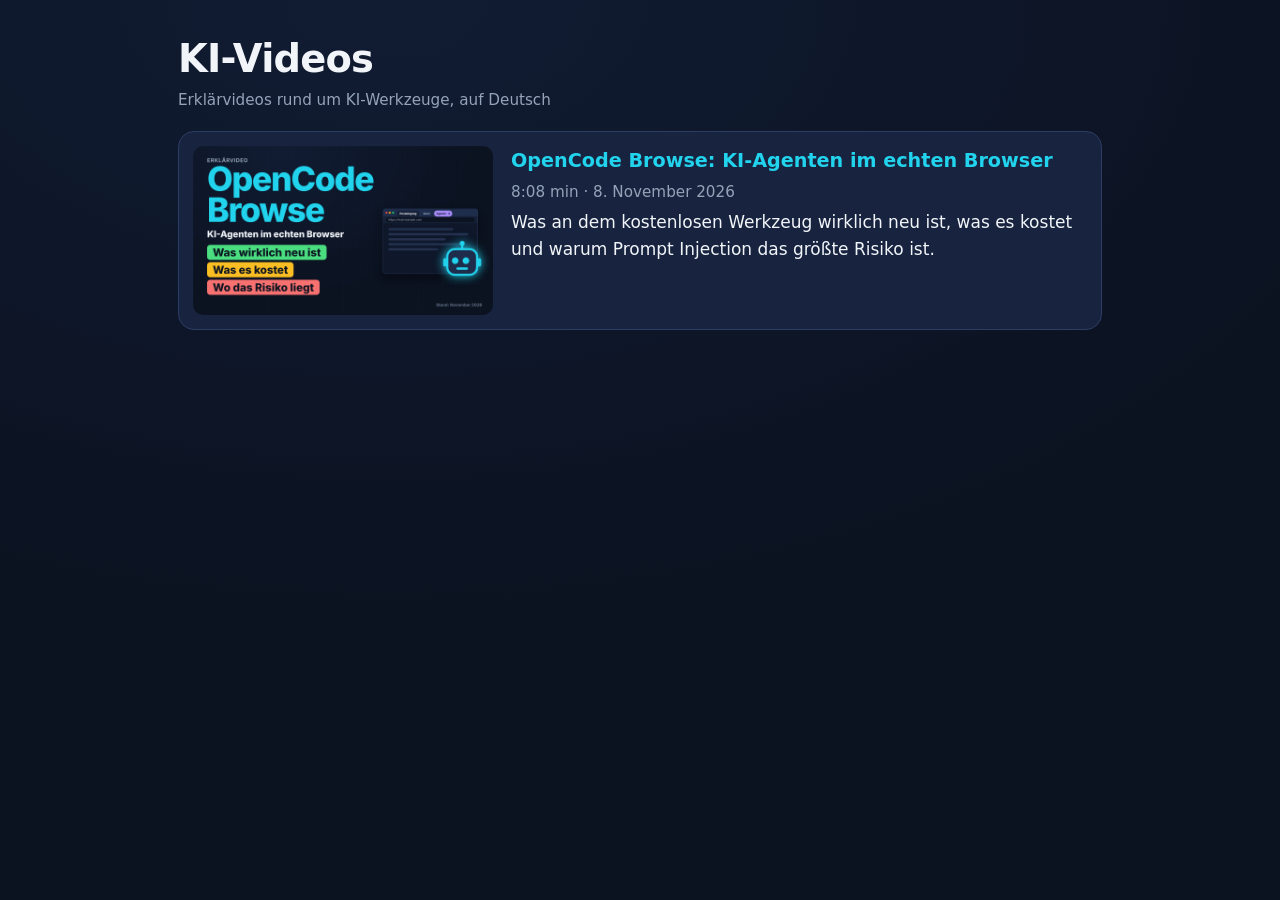
<file: index.html>
<!DOCTYPE html>
<html lang="de">
<head>
<meta charset="utf-8">
<meta name="viewport" content="width=device-width, initial-scale=1">
<title>KI-Videos</title>
<meta name="description" content="Erklärvideos rund um KI-Werkzeuge, auf Deutsch.">
<link rel="stylesheet" href="stil.css">
</head>
<body>
<main>
  <h1>KI-Videos</h1>
  <p class="meta">Erklärvideos rund um KI-Werkzeuge, auf Deutsch</p>

  <div class="liste">
    <a class="karte" href="opencode-browse/">
      <img src="opencode-browse/poster.jpg" alt="Titelbild: OpenCode Browse" loading="lazy">
      <div>
        <h2>OpenCode Browse: KI-Agenten im echten Browser</h2>
        <p class="meta">8:08 min · 8. November 2026</p>
        <p>Was an dem kostenlosen Werkzeug wirklich neu ist, was es kostet und warum Prompt Injection das größte Risiko ist.</p>
      </div>
    </a>
  </div>
</main>
</body>
</html>
</file>
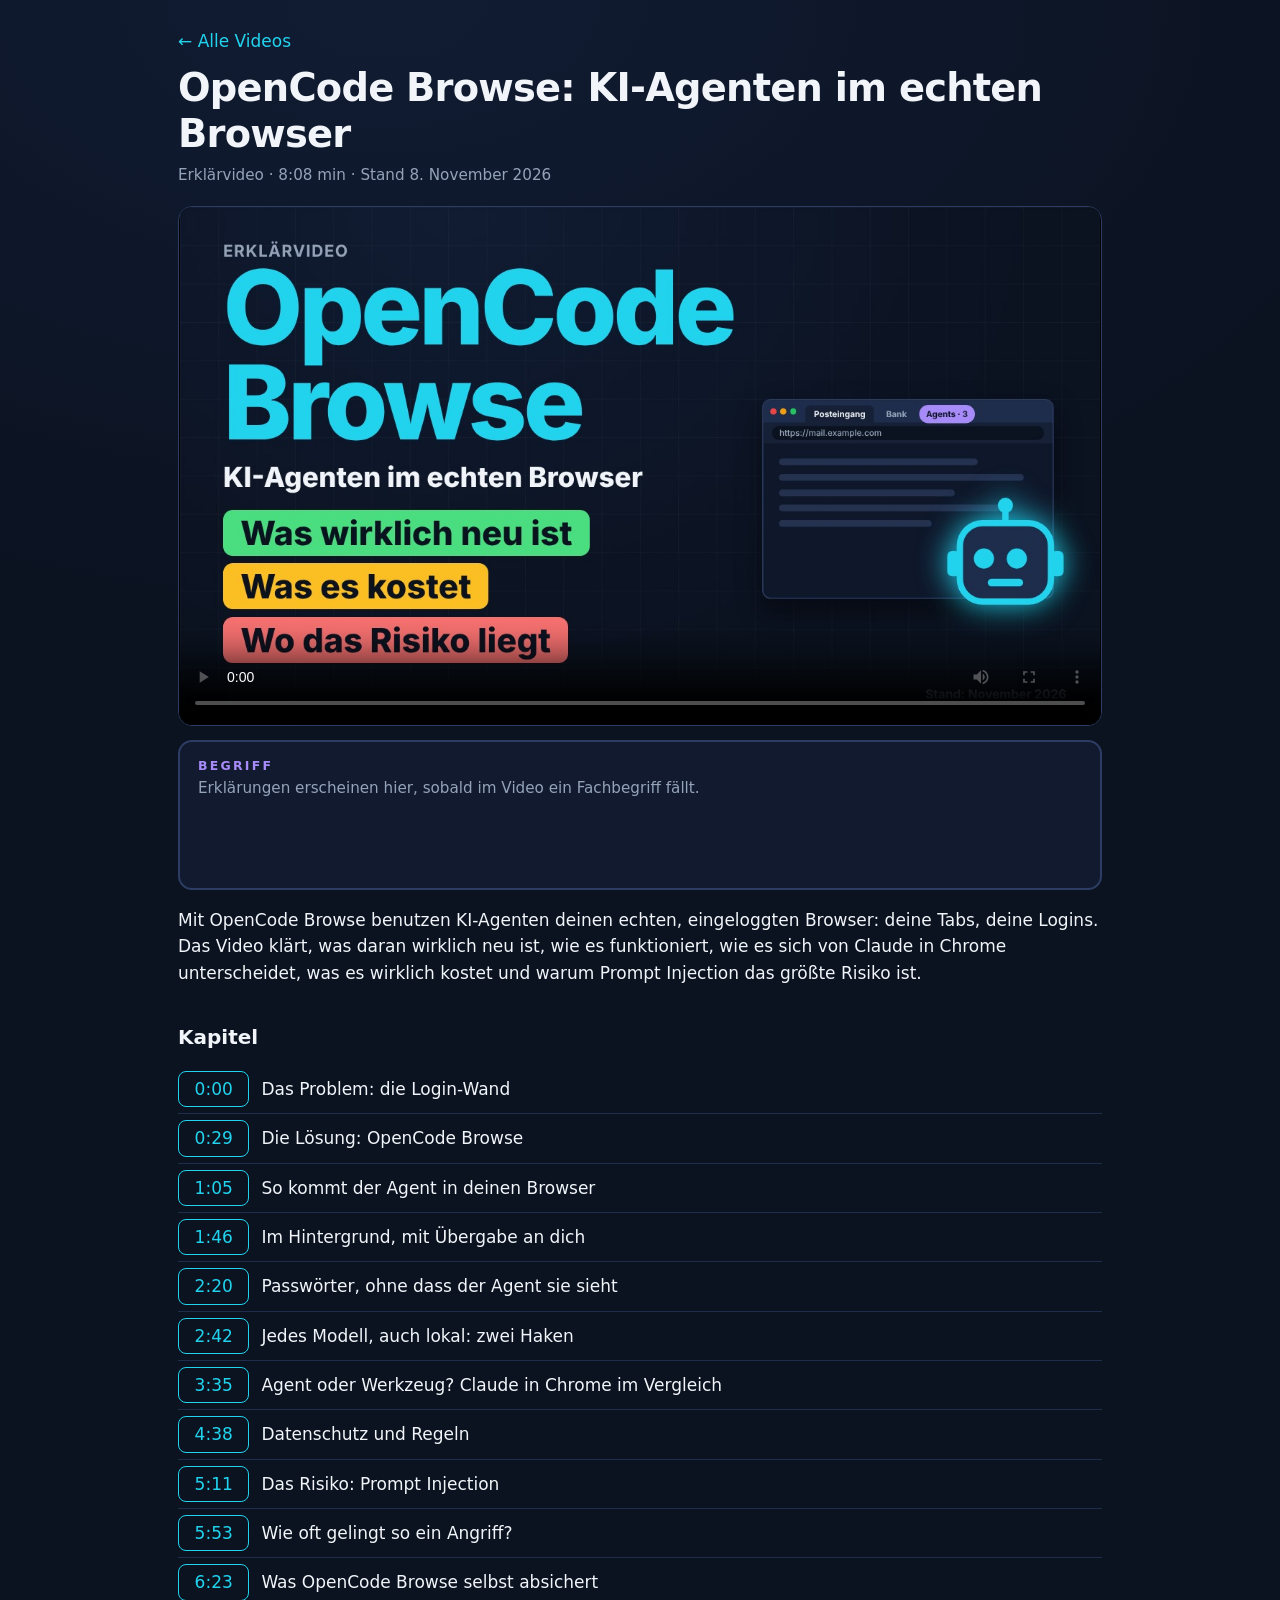
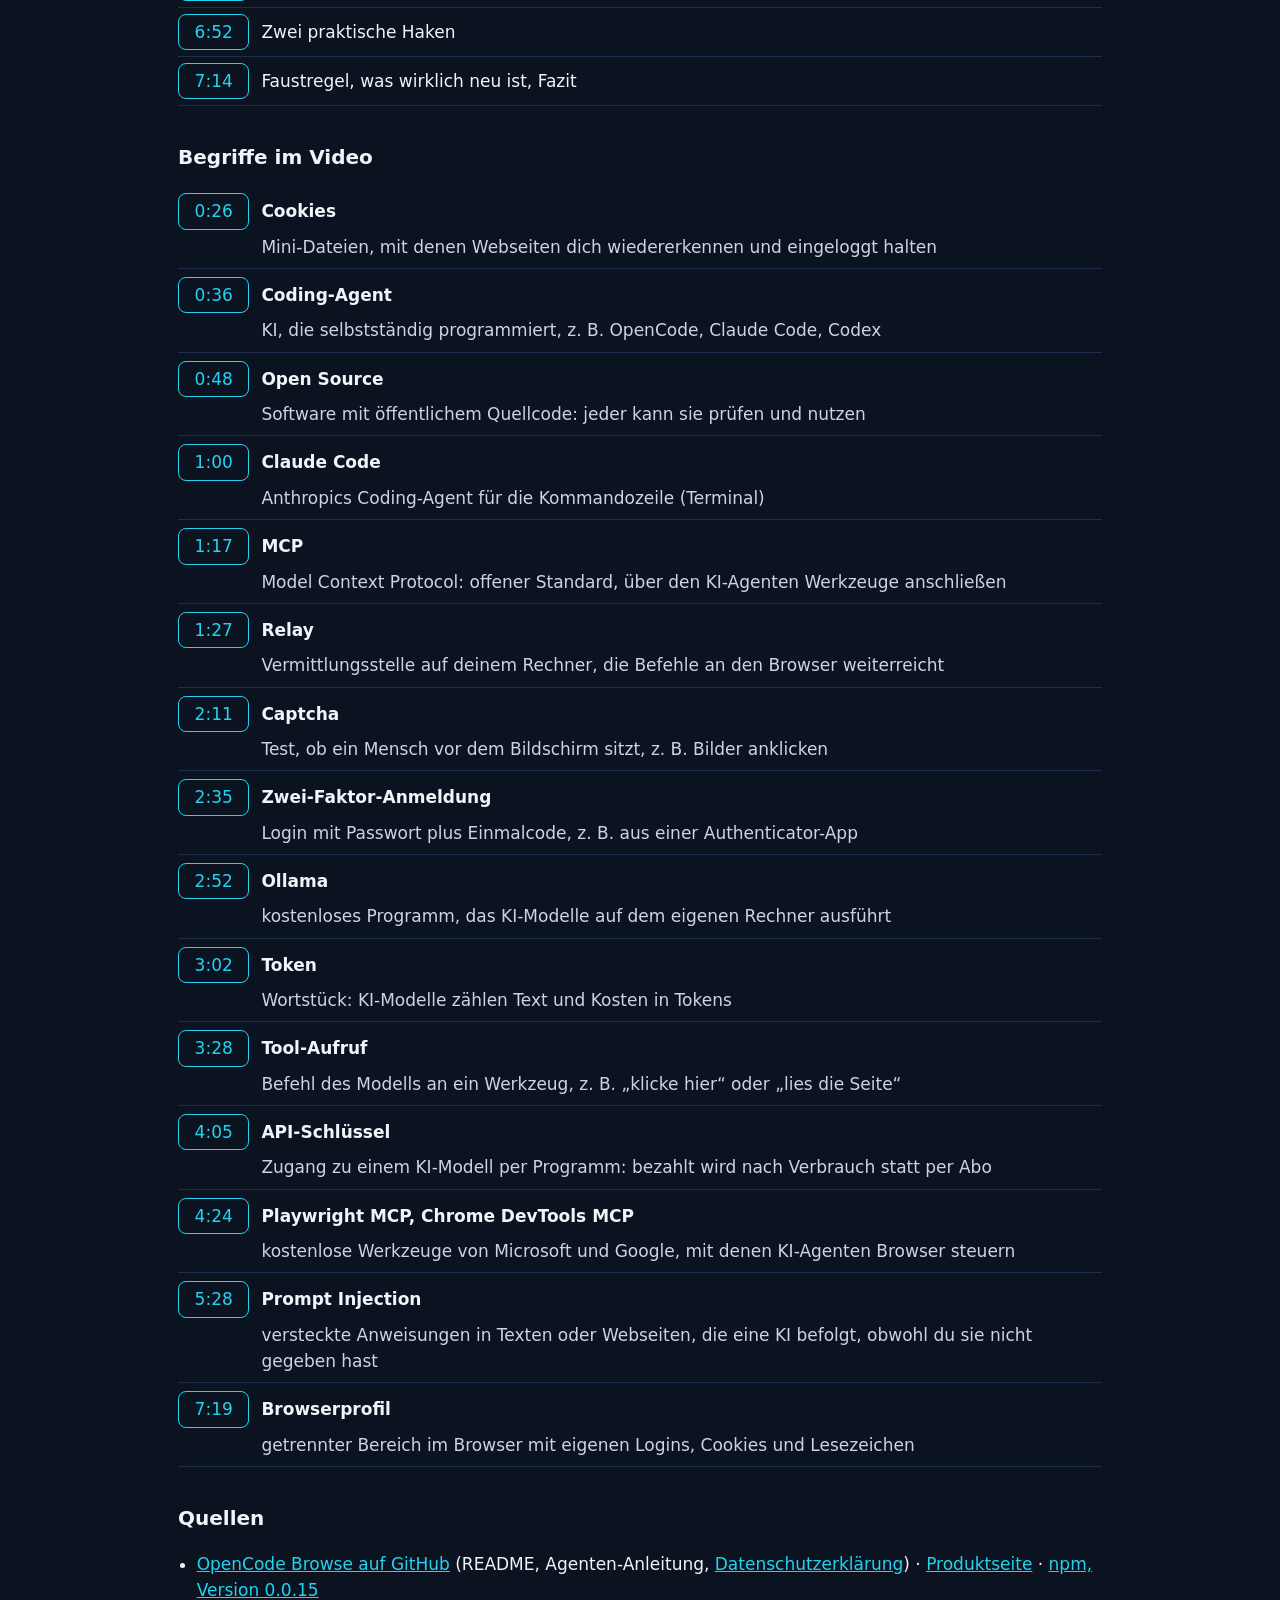
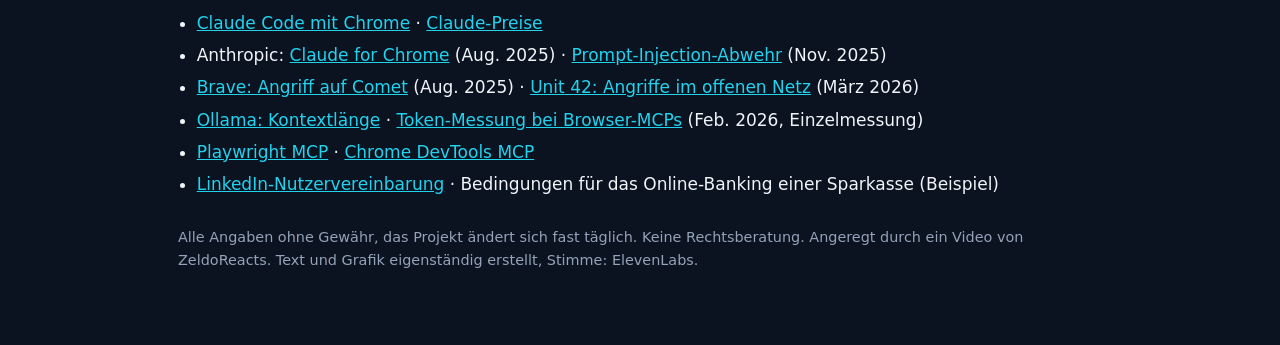
<file: opencode-browse/index.html>
<!DOCTYPE html>
<html lang="de">
<head>
<meta charset="utf-8">
<meta name="viewport" content="width=device-width, initial-scale=1">
<title>OpenCode Browse: KI-Agenten im echten Browser · KI-Videos</title>
<meta name="description" content="Erklärvideo (7 min): Was OpenCode Browse kann, wie es funktioniert, was es kostet und welche Risiken es gibt.">
<link rel="stylesheet" href="../stil.css">
</head>
<body>
<main>
  <p class="zurueck"><a href="../">← Alle Videos</a></p>
  <h1>OpenCode Browse: KI-Agenten im echten Browser</h1>
  <p class="meta">Erklärvideo · 8:08 min · Stand 8. November 2026</p>

  <video id="video" controls playsinline preload="metadata" poster="poster.jpg">
    <source src="video.mp4" type="video/mp4">
    <track kind="subtitles" srclang="de" label="Deutsch" src="untertitel.de.vtt">
    Dein Browser kann das Video nicht abspielen. <a href="video.mp4">Video herunterladen</a>.
  </video>

  <div id="begriff" class="begriff" aria-live="polite">
    <div class="begriff-kopf">Begriff</div>
    <div id="begriff-name" class="begriff-name">Erklärungen erscheinen hier, sobald im Video ein Fachbegriff fällt.</div>
    <div id="begriff-text" class="begriff-text"></div>
  </div>

  <p>Mit OpenCode Browse benutzen KI-Agenten deinen echten, eingeloggten Browser: deine Tabs, deine Logins.
  Das Video klärt, was daran wirklich neu ist, wie es funktioniert, wie es sich von Claude in Chrome unterscheidet,
  was es wirklich kostet und warum Prompt Injection das größte Risiko ist.</p>

  <h2>Kapitel</h2>
  <ol class="kapitel">
    <li><button data-t="0">0:00</button> Das Problem: die Login-Wand</li>
    <li><button data-t="29">0:29</button> Die Lösung: OpenCode Browse</li>
    <li><button data-t="65">1:05</button> So kommt der Agent in deinen Browser</li>
    <li><button data-t="106">1:46</button> Im Hintergrund, mit Übergabe an dich</li>
    <li><button data-t="140">2:20</button> Passwörter, ohne dass der Agent sie sieht</li>
    <li><button data-t="162">2:42</button> Jedes Modell, auch lokal: zwei Haken</li>
    <li><button data-t="215">3:35</button> Agent oder Werkzeug? Claude in Chrome im Vergleich</li>
    <li><button data-t="278">4:38</button> Datenschutz und Regeln</li>
    <li><button data-t="311">5:11</button> Das Risiko: Prompt Injection</li>
    <li><button data-t="353">5:53</button> Wie oft gelingt so ein Angriff?</li>
    <li><button data-t="383">6:23</button> Was OpenCode Browse selbst absichert</li>
    <li><button data-t="412">6:52</button> Zwei praktische Haken</li>
    <li><button data-t="434">7:14</button> Faustregel, was wirklich neu ist, Fazit</li>
  </ol>

  <h2>Begriffe im Video</h2>
  <dl class="begriffe">
    <div><dt><button data-t="26">0:26</button> Cookies</dt><dd>Mini-Dateien, mit denen Webseiten dich wiedererkennen und eingeloggt halten</dd></div>
    <div><dt><button data-t="36">0:36</button> Coding-Agent</dt><dd>KI, die selbstständig programmiert, z. B. OpenCode, Claude Code, Codex</dd></div>
    <div><dt><button data-t="48">0:48</button> Open Source</dt><dd>Software mit öffentlichem Quellcode: jeder kann sie prüfen und nutzen</dd></div>
    <div><dt><button data-t="60">1:00</button> Claude Code</dt><dd>Anthropics Coding-Agent für die Kommandozeile (Terminal)</dd></div>
    <div><dt><button data-t="77">1:17</button> MCP</dt><dd>Model Context Protocol: offener Standard, über den KI-Agenten Werkzeuge anschließen</dd></div>
    <div><dt><button data-t="87">1:27</button> Relay</dt><dd>Vermittlungsstelle auf deinem Rechner, die Befehle an den Browser weiterreicht</dd></div>
    <div><dt><button data-t="131">2:11</button> Captcha</dt><dd>Test, ob ein Mensch vor dem Bildschirm sitzt, z. B. Bilder anklicken</dd></div>
    <div><dt><button data-t="155">2:35</button> Zwei-Faktor-Anmeldung</dt><dd>Login mit Passwort plus Einmalcode, z. B. aus einer Authenticator-App</dd></div>
    <div><dt><button data-t="172">2:52</button> Ollama</dt><dd>kostenloses Programm, das KI-Modelle auf dem eigenen Rechner ausführt</dd></div>
    <div><dt><button data-t="182">3:02</button> Token</dt><dd>Wortstück: KI-Modelle zählen Text und Kosten in Tokens</dd></div>
    <div><dt><button data-t="208">3:28</button> Tool-Aufruf</dt><dd>Befehl des Modells an ein Werkzeug, z. B. „klicke hier“ oder „lies die Seite“</dd></div>
    <div><dt><button data-t="245">4:05</button> API-Schlüssel</dt><dd>Zugang zu einem KI-Modell per Programm: bezahlt wird nach Verbrauch statt per Abo</dd></div>
    <div><dt><button data-t="264">4:24</button> Playwright MCP, Chrome DevTools MCP</dt><dd>kostenlose Werkzeuge von Microsoft und Google, mit denen KI-Agenten Browser steuern</dd></div>
    <div><dt><button data-t="328">5:28</button> Prompt Injection</dt><dd>versteckte Anweisungen in Texten oder Webseiten, die eine KI befolgt, obwohl du sie nicht gegeben hast</dd></div>
    <div><dt><button data-t="439">7:19</button> Browserprofil</dt><dd>getrennter Bereich im Browser mit eigenen Logins, Cookies und Lesezeichen</dd></div>
  </dl>

  <h2>Quellen</h2>
  <ul class="quellen">
    <li><a href="https://github.com/anomalyco/browse">OpenCode Browse auf GitHub</a> (README, Agenten-Anleitung,
      <a href="https://github.com/anomalyco/browse/blob/main/store/privacy-policy.md">Datenschutzerklärung</a>) ·
      <a href="https://opencode.ai/product/browse">Produktseite</a> · <a href="https://www.npmjs.com/package/@opencode/browse">npm, Version 0.0.15</a></li>
    <li><a href="https://code.claude.com/docs/en/chrome">Claude Code mit Chrome</a> · <a href="https://claude.com/pricing">Claude-Preise</a></li>
    <li>Anthropic: <a href="https://www.anthropic.com/news/claude-for-chrome">Claude for Chrome</a> (Aug. 2025) ·
      <a href="https://www.anthropic.com/research/prompt-injection-defenses">Prompt-Injection-Abwehr</a> (Nov. 2025)</li>
    <li><a href="https://brave.com/blog/comet-prompt-injection/">Brave: Angriff auf Comet</a> (Aug. 2025) ·
      <a href="https://unit42.paloaltonetworks.com/ai-agent-prompt-injection/">Unit 42: Angriffe im offenen Netz</a> (März 2026)</li>
    <li><a href="https://docs.ollama.com/context-length">Ollama: Kontextlänge</a> ·
      <a href="https://dev.to/kuroko1t/how-accessibility-tree-formatting-affects-token-cost-in-browser-mcps-n2a">Token-Messung bei Browser-MCPs</a> (Feb. 2026, Einzelmessung)</li>
    <li><a href="https://github.com/microsoft/playwright-mcp">Playwright MCP</a> ·
      <a href="https://github.com/ChromeDevTools/chrome-devtools-mcp">Chrome DevTools MCP</a></li>
    <li><a href="https://www.linkedin.com/legal/user-agreement">LinkedIn-Nutzervereinbarung</a> · Bedingungen für das Online-Banking einer Sparkasse (Beispiel)</li>
  </ul>
  <p class="hinweis">Alle Angaben ohne Gewähr, das Projekt ändert sich fast täglich. Keine Rechtsberatung.
  Angeregt durch ein Video von ZeldoReacts. Text und Grafik eigenständig erstellt, Stimme: ElevenLabs.</p>
</main>
<script>
  const v = document.getElementById('video');
  const BEGRIFFE = [{"t": 26.67, "b": "Cookies", "e": "Mini-Dateien, mit denen Webseiten dich wiedererkennen und eingeloggt halten"}, {"t": 36.23, "b": "Coding-Agent", "e": "KI, die selbstständig programmiert, z. B. OpenCode, Claude Code, Codex"}, {"t": 48.87, "b": "Open Source", "e": "Software mit öffentlichem Quellcode: jeder kann sie prüfen und nutzen"}, {"t": 60.31, "b": "Claude Code", "e": "Anthropics Coding-Agent für die Kommandozeile (Terminal)"}, {"t": 77.61, "b": "MCP", "e": "Model Context Protocol: offener Standard, über den KI-Agenten Werkzeuge anschließen"}, {"t": 87.73, "b": "Relay", "e": "Vermittlungsstelle auf deinem Rechner, die Befehle an den Browser weiterreicht"}, {"t": 131.16, "b": "Captcha", "e": "Test, ob ein Mensch vor dem Bildschirm sitzt, z. B. Bilder anklicken"}, {"t": 155.33, "b": "Zwei-Faktor-Anmeldung", "e": "Login mit Passwort plus Einmalcode, z. B. aus einer Authenticator-App"}, {"t": 172.5, "b": "Ollama", "e": "kostenloses Programm, das KI-Modelle auf dem eigenen Rechner ausführt"}, {"t": 182.82, "b": "Token", "e": "Wortstück: KI-Modelle zählen Text und Kosten in Tokens"}, {"t": 208.98, "b": "Tool-Aufruf", "e": "Befehl des Modells an ein Werkzeug, z. B. „klicke hier“ oder „lies die Seite“"}, {"t": 245.32, "b": "API-Schlüssel", "e": "Zugang zu einem KI-Modell per Programm: bezahlt wird nach Verbrauch statt per Abo"}, {"t": 264.68, "b": "Playwright MCP, Chrome DevTools MCP", "e": "kostenlose Werkzeuge von Microsoft und Google, mit denen KI-Agenten Browser steuern"}, {"t": 328.66, "b": "Prompt Injection", "e": "versteckte Anweisungen in Texten oder Webseiten, die eine KI befolgt, obwohl du sie nicht gegeben hast"}, {"t": 439.1, "b": "Browserprofil", "e": "getrennter Bereich im Browser mit eigenen Logins, Cookies und Lesezeichen"}];
  const kasten = document.getElementById('begriff');
  const name = document.getElementById('begriff-name');
  const text = document.getElementById('begriff-text');
  let aktiv = null;
  v.addEventListener('timeupdate', () => {
    const t = v.currentTime;
    let treffer = null;
    BEGRIFFE.forEach((b, i) => {
      const ende = Math.min(b.t + 8, BEGRIFFE[i + 1] ? BEGRIFFE[i + 1].t : 1e9);
      if (t >= b.t - 0.2 && t < ende) treffer = b;
    });
    if (treffer === aktiv) return;
    aktiv = treffer;
    kasten.classList.toggle('an', !!treffer);
    if (treffer) { name.textContent = treffer.b; text.textContent = treffer.e; }
  });
  document.querySelectorAll('button[data-t]').forEach((b) => b.addEventListener('click', () => {
    v.currentTime = Number(b.dataset.t);
    v.play();
    v.scrollIntoView({behavior: 'smooth', block: 'start'});
  }));
</script>
</body>
</html>
</file>
<file: stil.css>
:root {
  --bg: #0b1220; --karte: #18243f; --rand: #2c3c63; --text: #f1f5f9; --grau: #94a3b8; --cyan: #22d3ee;
  color-scheme: dark;
}
* { box-sizing: border-box; }
html { background: var(--bg); }
body {
  margin: 0; min-height: 100vh; background: radial-gradient(ellipse 120% 900px at 30% 0%, #111c33 0%, var(--bg) 70%) no-repeat;
  color: var(--text);
  font: 17px/1.55 system-ui, -apple-system, "Segoe UI", Roboto, "Helvetica Neue", Arial, sans-serif;
}
main { max-width: 960px; margin: 0 auto; padding: 28px 18px 60px; }
h1 { font-size: clamp(1.6rem, 4.5vw, 2.4rem); line-height: 1.2; margin: 0.2em 0 0.2em; letter-spacing: -0.02em; }
h2 { font-size: 1.25rem; margin: 1.8em 0 0.6em; }
a { color: var(--cyan); }
.meta { color: var(--grau); margin: 0 0 1.2em; font-size: 0.95rem; }
.zurueck { margin: 0 0 0.6em; }
.zurueck a { text-decoration: none; }
video { width: 100%; aspect-ratio: 16 / 9; background: #000; border-radius: 14px; border: 1px solid var(--rand); display: block; }
.kapitel { list-style: none; padding: 0; margin: 0; }
.kapitel li { display: flex; align-items: center; gap: 12px; padding: 6px 0; border-bottom: 1px solid #1f2d4d; }
.kapitel button {
  font: inherit; font-variant-numeric: tabular-nums; min-width: 4.2em; padding: 4px 10px; border-radius: 8px;
  border: 1px solid var(--cyan); background: transparent; color: var(--cyan); cursor: pointer;
}
.quellen { padding-left: 1.1em; }
.quellen li { margin: 0.35em 0; }
.hinweis { color: var(--grau); font-size: 0.9rem; margin-top: 2em; }
.liste { display: grid; gap: 18px; }
.karte {
  display: grid; grid-template-columns: minmax(0, 300px) 1fr; gap: 18px; align-items: start; padding: 14px;
  background: var(--karte); border: 1px solid var(--rand); border-radius: 16px; color: var(--text); text-decoration: none;
}
.karte img { width: 100%; border-radius: 10px; display: block; }
.karte h2 { margin: 0 0 0.2em; font-size: 1.2rem; color: var(--cyan); }
.karte p { margin: 0.3em 0; }
@media (max-width: 640px) { .karte { grid-template-columns: 1fr; } }
.begriff {
  margin: 14px 0 6px; padding: 14px 18px; border-radius: 14px; border: 2px solid #2c3c63; background: #111a2e;
  min-height: 150px; transition: border-color .3s, background .3s;
}
.begriff.an { border-color: #a78bfa; background: #1b1838; }
.begriff-kopf { font-size: .78rem; font-weight: 800; letter-spacing: .18em; text-transform: uppercase; color: #a78bfa; }
.begriff-name { font-size: 1.25rem; font-weight: 800; margin-top: 2px; }
.begriff:not(.an) .begriff-name { font-size: .95rem; font-weight: 500; color: var(--grau); }
.begriff-text { color: #cbd5e1; margin-top: 2px; }
.begriffe { margin: 0; }
.begriffe > div { padding: 8px 0; border-bottom: 1px solid #1f2d4d; }
.begriffe dt { font-weight: 800; display: flex; align-items: center; gap: 12px; }
.begriffe dd { margin: 4px 0 0 calc(4.2em + 12px); color: #cbd5e1; }
.begriffe button {
  font: inherit; font-weight: 500; font-variant-numeric: tabular-nums; min-width: 4.2em; padding: 4px 10px; border-radius: 8px;
  border: 1px solid var(--cyan); background: transparent; color: var(--cyan); cursor: pointer;
}
</file>
